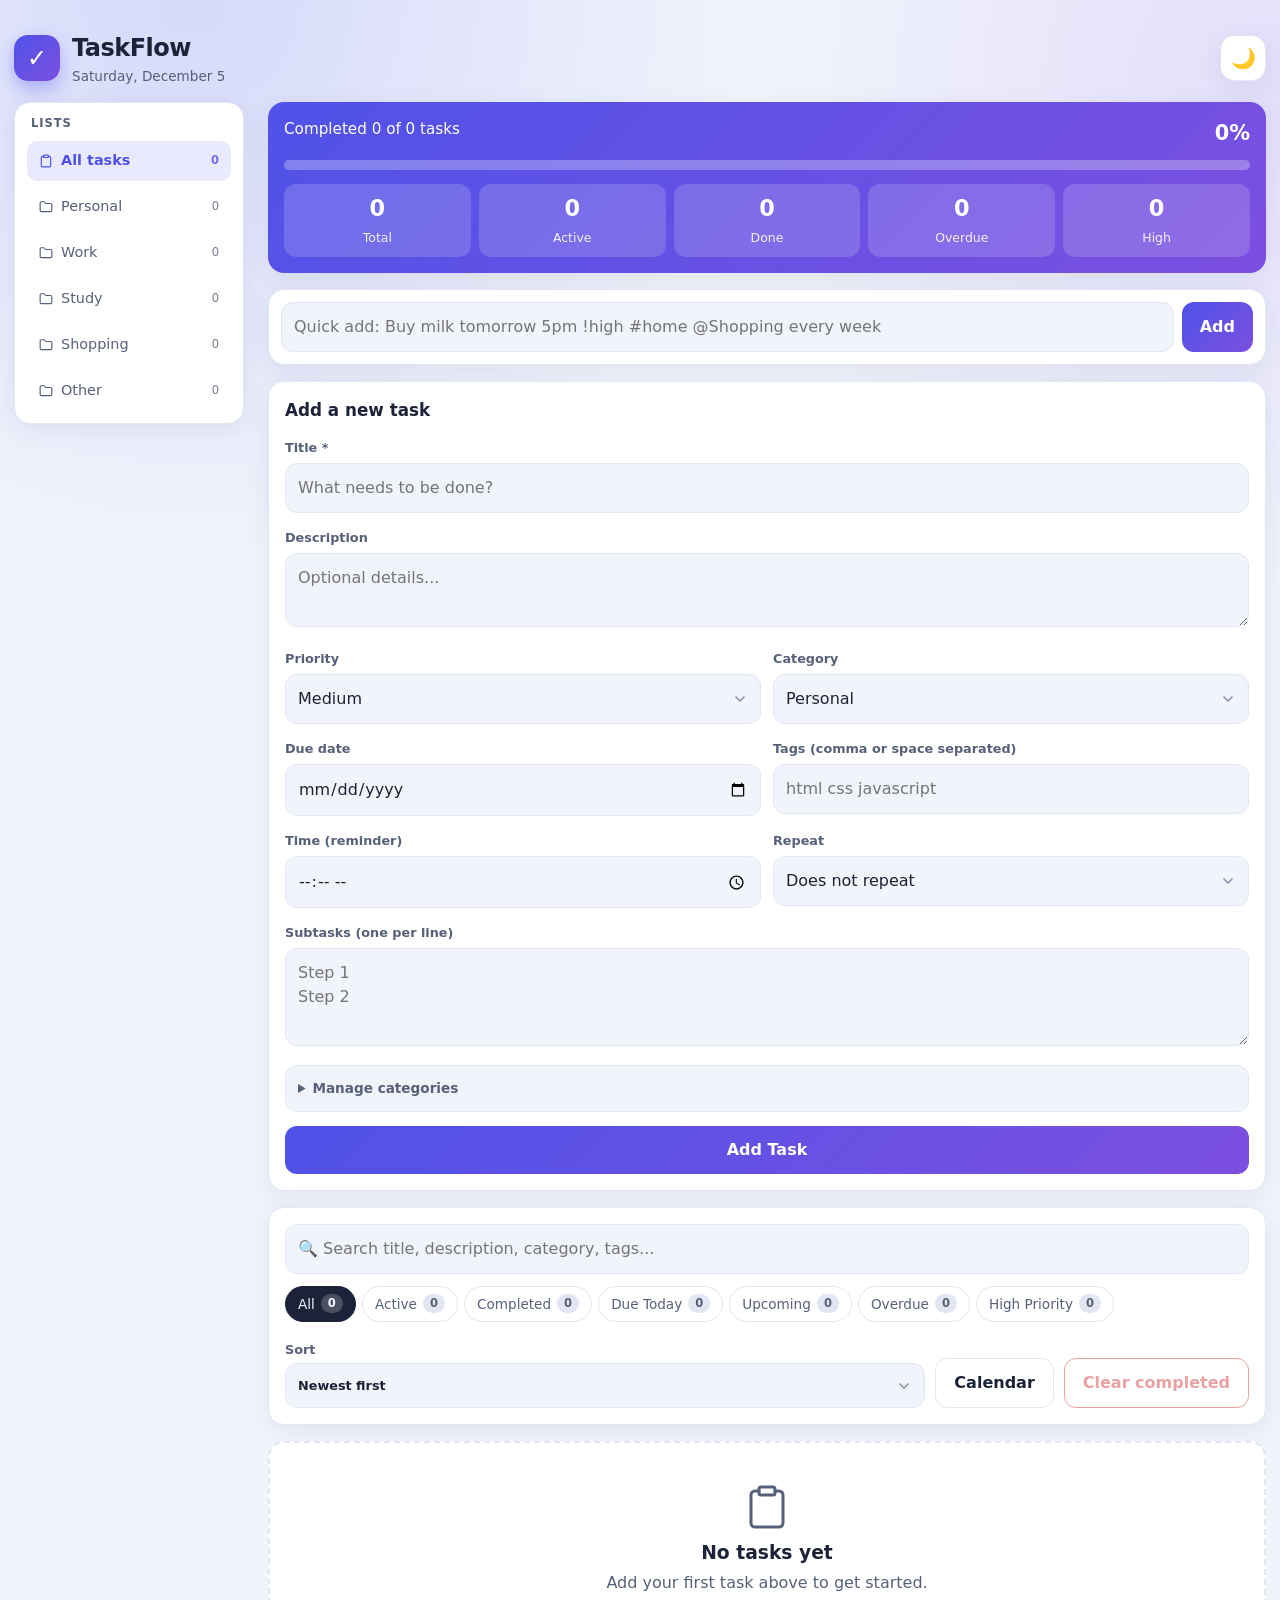
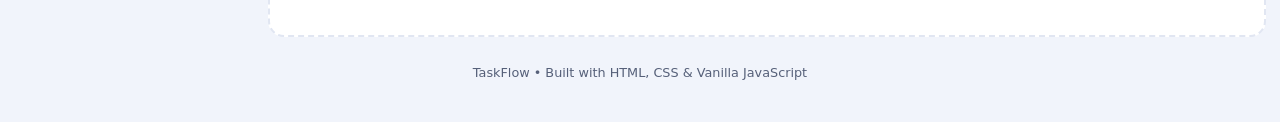
<file: index.html>
<!DOCTYPE html>
<html lang="en" data-theme="light">
<head>
  <meta charset="UTF-8">
  <meta name="viewport" content="width=device-width, initial-scale=1">
  <meta name="description" content="TaskFlow – a fast, offline-friendly task manager built with vanilla JavaScript.">
  <meta name="color-scheme" content="light dark">
  <script>
    /* Apply saved theme before first paint to avoid a light-mode flash */
    try {
      var t = localStorage.getItem("taskflow.theme");
      if (t !== "dark" && t !== "light") t = matchMedia("(prefers-color-scheme: dark)").matches ? "dark" : "light";
      document.documentElement.dataset.theme = t;
    } catch (e) {}
  </script>
  <title>TaskFlow – Smart Task Manager</title>
  <link rel="stylesheet" href="styletd.css">
</head>
<body>
  <main class="app">
    <header class="header">
      <div class="brand">
        <span class="logo" aria-hidden="true">✓</span>
        <div>
          <h1>TaskFlow</h1>
          <p id="todayLabel"></p>
        </div>
      </div>
      <button id="themeBtn" type="button" class="icon-btn" aria-label="Switch to dark theme">🌙</button>
    </header>

    <div class="layout">
    <aside class="sidebar card" aria-label="Lists">
      <h2 class="side-title">Lists</h2>
      <nav id="sideNav" class="side-nav"></nav>
    </aside>
    <div class="content">
    <section class="progress-card" aria-label="Progress">
      <div class="progress-top">
        <span id="progressText">Completed 0 of 0 tasks</span>
        <strong id="progressPct">0%</strong>
      </div>
      <div class="bar"><div id="barFill" class="bar-fill"></div></div>
      <div class="stats">
        <div class="stat"><b id="stTotal">0</b><span>Total</span></div>
        <div class="stat"><b id="stActive">0</b><span>Active</span></div>
        <div class="stat"><b id="stDone">0</b><span>Done</span></div>
        <div class="stat"><b id="stOver">0</b><span>Overdue</span></div>
        <div class="stat"><b id="stHigh">0</b><span>High</span></div>
      </div>
    </section>

    <form id="quickForm" class="card quick" novalidate>
      <label class="sr-only" for="quick">Quick add</label>
      <input id="quick" type="text" maxlength="160" autocomplete="off" placeholder="Quick add: Buy milk tomorrow 5pm !high #home @Shopping every week">
      <button type="submit" class="btn primary">Add</button>
    </form>

    <form id="taskForm" class="card form" novalidate>
      <h2 id="formTitle">Add a new task</h2>
      <label class="field">
        <span>Title *</span>
        <input id="title" type="text" maxlength="80" placeholder="What needs to be done?" autocomplete="off" aria-describedby="titleError">
        <small id="titleError" class="error" role="alert" hidden>Please enter a task title.</small>
      </label>
      <label class="field">
        <span>Description</span>
        <textarea id="desc" rows="2" maxlength="300" placeholder="Optional details..."></textarea>
      </label>
      <div class="grid">
        <label class="field"><span>Priority</span>
          <select id="priority">
            <option value="low">Low</option>
            <option value="medium" selected>Medium</option>
            <option value="high">High</option>
          </select>
        </label>
        <label class="field"><span>Category</span>
          <select id="category"></select>
        </label>
        <label class="field"><span>Due date</span>
          <input id="dueDate" type="date">
        </label>
        <label class="field"><span>Tags (comma or space separated)</span>
          <input id="tags" type="text" placeholder="html css javascript" autocomplete="off">
        </label>
        <label class="field"><span>Time (reminder)</span>
          <input id="dueTime" type="time">
        </label>
        <label class="field"><span>Repeat</span>
          <select id="repeat">
            <option value="none">Does not repeat</option>
            <option value="daily">Daily</option>
            <option value="weekly">Weekly</option>
            <option value="monthly">Monthly</option>
          </select>
        </label>
      </div>
      <label class="field">
        <span>Subtasks (one per line)</span>
        <textarea id="subtasks" rows="3" placeholder="Step 1&#10;Step 2"></textarea>
      </label>
      <details class="manage">
        <summary>Manage categories</summary>
        <div class="manage-body">
          <div class="cat-add">
            <label class="sr-only" for="catInput">New category name</label>
            <input id="catInput" type="text" maxlength="20" placeholder="New category name" autocomplete="off">
            <button type="button" id="catAddBtn" class="btn">Add</button>
          </div>
          <small id="catError" class="error" role="alert" hidden></small>
          <ul id="catList" class="cat-list" aria-label="Categories"></ul>
          <p id="catEmpty" class="hint">No categories yet. Tasks will use "Other".</p>
        </div>
      </details>
      <div class="form-actions">
        <button type="submit" id="submitBtn" class="btn primary">Add Task</button>
        <button type="button" id="cancelBtn" class="btn" hidden>Cancel</button>
      </div>
    </form>

    <section class="card controls">
      <input id="search" type="search" placeholder="🔍 Search title, description, category, tags..." aria-label="Search tasks">
      <div class="filters" id="filters" role="group" aria-label="Filter tasks"></div>
      <div class="row">
        <label class="inline">Sort
          <select id="sort">
            <option value="newest">Newest first</option>
            <option value="oldest">Oldest first</option>
            <option value="due">Due date</option>
            <option value="priority">Priority</option>
            <option value="alpha">Alphabetical</option>
            <option value="manual">Manual (drag)</option>
          </select>
        </label>
        <button id="calToggle" type="button" class="btn" aria-pressed="false" aria-controls="calendar">Calendar</button>
        <button id="clearDone" type="button" class="btn danger-outline">Clear completed</button>
      </div>
    </section>

    <section id="calendar" class="card calendar" aria-label="Calendar" hidden>
      <div class="cal-head">
        <button type="button" id="calPrev" class="icon-act" aria-label="Previous month">‹</button>
        <strong id="calTitle"></strong>
        <button type="button" id="calNext" class="icon-act" aria-label="Next month">›</button>
      </div>
      <div id="calGrid" class="cal-grid"></div>
      <p id="calNote" class="hint">Tap a day to see its tasks.</p>
    </section>
    <p id="status" class="sr-only" role="status"></p>
    <ul id="taskList" class="task-list"></ul>
    <div id="empty" class="empty" hidden>
      <div class="empty-icon" id="emptyIcon" aria-hidden="true"></div>
      <h3 id="emptyTitle">No tasks yet</h3>
      <p id="emptyText">Add your first task above to get started.</p>
    </div>

    </div>
    </div>

    <footer class="footer">TaskFlow • Built with HTML, CSS &amp; Vanilla JavaScript</footer>
  </main>

  <div id="toasts" class="toasts" role="status" aria-live="polite"></div>

  <div id="modal" class="modal" hidden>
    <div class="modal-box" role="dialog" aria-modal="true" aria-labelledby="modalTitle" aria-describedby="modalText">
      <h3 id="modalTitle">Are you sure?</h3>
      <p id="modalText"></p>
      <div class="modal-actions">
        <button id="modalCancel" class="btn">Cancel</button>
        <button id="modalOk" class="btn danger">Confirm</button>
      </div>
    </div>
  </div>

  <script src="scripttd.js"></script>
</body>
</html>
</file>
<file: styletd.css>
:root {
  color-scheme: light;
  --bg: #f1f4fb;
  --card: #ffffff;
  --text: #1c2237;
  --muted: #566079;
  --border: #e1e6f2;
  --primary: #4f52e8;
  --primary-2: #7c4fe0;
  --danger: #d02f35;
  --ok: #0d7a5f;
  --warn: #a85d00;
  --on-primary: #ffffff;
  --on-solid: #ffffff;
  --shadow: 0 6px 24px rgba(40, 50, 100, .08);
  --radius: 16px;
}
[data-theme="dark"] {
  color-scheme: dark;
  --bg: #0e1220;
  --card: #171c30;
  --text: #eef1fb;
  --muted: #9aa4c2;
  --border: #272e4a;
  --primary: #7c7fff;
  --primary-2: #a78bfa;
  --danger: #ff6b70;
  --ok: #34d3a8;
  --warn: #ffb020;
  --on-primary: #10142a;
  --on-solid: #1c0a0b;
  --shadow: 0 6px 24px rgba(0, 0, 0, .35);
}

* { box-sizing: border-box; margin: 0; padding: 0; }
html { -webkit-text-size-adjust: 100%; }
body {
  font-family: system-ui, -apple-system, "Segoe UI", Roboto, sans-serif;
  background: var(--bg);
  color: var(--text);
  line-height: 1.5;
  min-height: 100vh;
  transition: background .3s, color .3s;
  background-image: radial-gradient(circle at 15% 0%, rgba(91, 94, 244, .18), transparent 40%),
                    radial-gradient(circle at 100% 10%, rgba(139, 92, 246, .14), transparent 35%);
  background-attachment: fixed;
}
.app { max-width: 1080px; margin: 0 auto; padding: 18px 14px 40px; }
:focus-visible { outline: 3px solid var(--primary); outline-offset: 2px; }

/* Header */
.header { display: flex; justify-content: space-between; align-items: center; margin-bottom: 16px; }
.brand { display: flex; gap: 12px; align-items: center; }
.logo {
  width: 46px; height: 46px; border-radius: 14px; display: grid; place-items: center;
  color: var(--on-primary); font-size: 24px; font-weight: 700;
  background: linear-gradient(135deg, var(--primary), var(--primary-2));
  box-shadow: 0 8px 18px rgba(91, 94, 244, .4);
}
h1 { font-size: 1.5rem; letter-spacing: -.5px; }
.brand p { color: var(--muted); font-size: .85rem; }
.icon-btn {
  width: 46px; height: 46px; border-radius: 14px; border: 1px solid var(--border);
  background: var(--card); font-size: 20px; cursor: pointer; box-shadow: var(--shadow);
}

/* Cards */
.card, .progress-card {
  background: var(--card); border: 1px solid var(--border);
  border-radius: var(--radius); box-shadow: var(--shadow);
  padding: 16px; margin-bottom: 16px;
}
.progress-card {
  background: linear-gradient(135deg, var(--primary), var(--primary-2));
  color: var(--on-primary); border: none;
}
.progress-top { display: flex; justify-content: space-between; margin-bottom: 10px; font-size: .95rem; }
.progress-top strong { font-size: 1.3rem; }
.bar { height: 10px; background: rgba(255, 255, 255, .25); background: color-mix(in srgb, var(--on-primary) 28%, transparent); border-radius: 99px; overflow: hidden; }
.bar-fill { height: 100%; width: 0; background: var(--on-primary); border-radius: 99px; transition: width .5s ease; }
.stats { display: grid; grid-template-columns: repeat(5, minmax(0, 1fr)); gap: 8px; margin-top: 14px; }
.stat { background: rgba(255, 255, 255, .16); background: color-mix(in srgb, var(--on-primary) 16%, transparent); border-radius: 12px; padding: 8px 4px; text-align: center; }
.stat b { display: block; font-size: 1.15rem; }
.stat span { font-size: .68rem; opacity: .9; }

/* Form */
.form h2 { font-size: 1.05rem; margin-bottom: 12px; }
.field { display: block; margin-bottom: 12px; }
.field > span, .inline { font-size: .8rem; font-weight: 600; color: var(--muted); }
input, select, textarea {
  width: 100%; min-width: 0; margin-top: 4px; padding: 12px; font: inherit; color: var(--text);
  background: var(--bg); border: 1.5px solid var(--border); border-radius: 12px;
  transition: border-color .2s;
}
input:focus, select:focus, textarea:focus { outline: none; border-color: var(--primary); }
textarea { resize: vertical; }
.error { color: var(--danger); font-size: .8rem; }
.grid { display: grid; grid-template-columns: minmax(0, 1fr); gap: 0 12px; }
.form-actions { display: flex; gap: 10px; }

/* Buttons */
.btn {
  padding: 12px 18px; min-height: 44px; border-radius: 12px; border: 1.5px solid var(--border);
  background: var(--card); color: var(--text); font: inherit; font-weight: 600; cursor: pointer;
  transition: transform .15s, opacity .2s;
}
.btn:active { transform: scale(.97); }
.btn.primary { background: linear-gradient(135deg, var(--primary), var(--primary-2)); color: var(--on-primary); border: none; flex: 1; }
.btn.danger { background: var(--danger); color: var(--on-solid); border: none; }
.btn.danger-outline { color: var(--danger); border-color: var(--danger); }

/* Controls */
.controls input[type="search"] { margin: 0 0 12px; }
.filters { display: flex; gap: 8px; overflow-x: auto; padding-bottom: 6px; scrollbar-width: none; }
.filters::-webkit-scrollbar { display: none; }
.row { display: flex; gap: 10px; align-items: flex-end; justify-content: space-between; margin-top: 12px; flex-wrap: wrap; }
.inline { flex: 1; min-width: 150px; }

/* Task list */
.task-list { list-style: none; display: grid; grid-template-columns: minmax(0, 1fr); gap: 12px; }
.task {
  background: var(--card); border: 1px solid var(--border); border-left: 5px solid var(--border);
  border-radius: var(--radius); padding: 14px; box-shadow: var(--shadow);
  display: grid; grid-template-columns: auto minmax(0, 1fr); gap: 12px;
  animation: pop .3s ease;
}
@keyframes pop { from { opacity: 0; transform: translateY(8px); } to { opacity: 1; transform: none; } }
.task.p-high { border-left-color: var(--danger); }
.task.p-medium { border-left-color: var(--warn); }
.task.p-low { border-left-color: var(--ok); }
.task.done .check { background: var(--ok); border-color: var(--ok); }
.task.done .task-title { text-decoration: line-through; color: var(--muted); }
.task.done { opacity: .75; }

/* Empty */
.empty { text-align: center; padding: 40px 20px; background: var(--card); border: 2px dashed var(--border); border-radius: var(--radius); }
.empty-icon { font-size: 52px; }
.empty h3 { margin: 8px 0 4px; }
.empty p { color: var(--muted); }
.footer { text-align: center; color: var(--muted); font-size: .8rem; margin-top: 26px; }

/* Toasts */
.toasts { position: fixed; left: 0; right: 0; bottom: 18px; display: grid; gap: 8px; justify-items: center; padding: 0 14px; pointer-events: none; z-index: 50; }
.toast {
  border: 1px solid var(--border);
  pointer-events: auto; display: flex; gap: 14px; align-items: center; max-width: 420px; width: 100%;
  background: #1c2237; color: #fff; padding: 12px 16px; border-radius: 14px; box-shadow: 0 10px 30px rgba(0, 0, 0, .3);
  animation: pop .3s ease; font-size: .9rem;
}
.toast span { flex: 1; }
.toast button { background: none; border: none; color: #a9abff; font: inherit; font-weight: 700; cursor: pointer; padding: 6px; }

/* Modal */
.modal { position: fixed; top: 0; right: 0; bottom: 0; left: 0; background: rgba(10, 14, 30, .6); display: grid; place-items: center; padding: 16px; z-index: 100; }
.modal[hidden] { display: none; }
.modal-box { background: var(--card); border-radius: 18px; padding: 22px; max-width: 380px; width: 100%; box-shadow: var(--shadow); animation: pop .25s ease; }
.modal-box p { color: var(--muted); margin: 8px 0 18px; }
.modal-actions { display: flex; gap: 10px; justify-content: flex-end; }

.check::after { content: ""; position: absolute; top: -9px; right: -9px; bottom: -9px; left: -9px; }
.btn:disabled { opacity: .45; cursor: not-allowed; }
.sr-only {
  position: absolute; width: 1px; height: 1px; margin: -1px; padding: 0;
  overflow: hidden; clip: rect(0, 0, 0, 0); white-space: nowrap; border: 0;
}
input[type="date"] { min-height: 48px; -webkit-appearance: none; appearance: none; }
body.modal-open { overflow: hidden; }

/* Category manager */
.manage { margin-bottom: 14px; border: 1px solid var(--border); border-radius: 12px; background: var(--bg); }
.manage summary { padding: 12px; min-height: 44px; font-size: .85rem; font-weight: 600; color: var(--muted); cursor: pointer; }
.manage-body { padding: 0 12px 12px; }
.cat-add { display: flex; gap: 8px; }
.cat-add input { margin: 0; }
.cat-list { list-style: none; display: flex; flex-wrap: wrap; gap: 8px; margin-top: 10px; }
.cat-list li { display: flex; align-items: center; gap: 4px; padding: 2px 4px 2px 12px; border-radius: 99px; background: var(--card); border: 1px solid var(--border); font-size: .85rem; overflow-wrap: anywhere; }
.cat-list button { width: 36px; height: 36px; border: none; background: none; border-radius: 50%; color: var(--danger); font-size: 1.1rem; cursor: pointer; }
.hint { color: var(--muted); font-size: .82rem; margin-top: 8px; }

@media (max-width: 380px) {
  .stats { gap: 4px; }
  .stat span { font-size: .62rem; }
}
@media (min-width: 600px) {
  .app { padding-top: 30px; }
  .grid { grid-template-columns: repeat(2, minmax(0, 1fr)); }
  .stat b { font-size: 1.4rem; }
  .stat span { font-size: .78rem; }
}
@media (prefers-reduced-motion: reduce) {
  * { animation: none !important; transition: none !important; }
}

[data-theme="dark"] .bar { background: rgba(0, 0, 0, .25); }
[data-theme="dark"] .stat { background: rgba(0, 0, 0, .16); }

/* ========== UI POLISH ========== */
.icon { width: 14px; height: 14px; flex: none; fill: none; stroke: currentColor; stroke-width: 2; stroke-linecap: round; stroke-linejoin: round; }

/* Filter chips */
.filters { gap: 6px; }
.chip {
  flex: none; display: inline-flex; align-items: center; gap: 6px; min-height: 36px; padding: 6px 12px;
  border-radius: 99px; border: 1px solid var(--border); background: transparent; color: var(--muted);
  font: inherit; font-size: .85rem; font-weight: 500; cursor: pointer;
  transition: background .15s, color .15s, border-color .15s;
}
.chip:hover { border-color: var(--muted); color: var(--text); }
.chip.active { background: var(--text); border-color: var(--text); color: var(--bg); }
.chip em { font-style: normal; font-size: .72rem; font-weight: 600; padding: 1px 7px; border-radius: 99px; background: var(--border); color: var(--muted); }
.chip.active em { background: color-mix(in srgb, var(--bg) 22%, transparent); color: var(--bg); }
@media (pointer: coarse) { .chip { min-height: 44px; } }

/* Select dropdowns */
select {
  appearance: none; -webkit-appearance: none; padding-right: 36px; cursor: pointer;
  background-image: url("data:image/svg+xml,%3Csvg xmlns='http://www.w3.org/2000/svg' width='16' height='16' viewBox='0 0 24 24' fill='none' stroke='%238a93ad' stroke-width='2.5' stroke-linecap='round' stroke-linejoin='round'%3E%3Cpath d='m6 9 6 6 6-6'/%3E%3C/svg%3E");
  background-repeat: no-repeat; background-position: right 12px center;
}
input, select, textarea { transition: border-color .15s, box-shadow .15s; }
input:focus, select:focus, textarea:focus { box-shadow: 0 0 0 3px color-mix(in srgb, var(--primary) 18%, transparent); }

/* Task card */
.task { border-radius: 14px; border-left-width: 3px; box-shadow: none; transition: border-color .15s, box-shadow .15s; }
.task:hover { box-shadow: var(--shadow); }
.task-body { min-width: 0; }
.task-head { display: flex; align-items: flex-start; gap: 8px; }
.task-title { flex: 1; min-width: 0; font-size: 1rem; font-weight: 600; line-height: 1.4; letter-spacing: -.01em; color: var(--text); overflow-wrap: anywhere; }
.task-desc { margin-top: 2px; font-size: .875rem; font-weight: 400; line-height: 1.5; color: var(--muted); overflow-wrap: anywhere; }
.check {
  width: 24px; height: 24px; margin-top: 1px; border-radius: 50%; border: 2px solid var(--muted); position: relative;
  background: transparent; color: var(--on-solid); font-size: 13px; font-weight: 700; cursor: pointer;
  transition: border-color .15s, background .15s;
}
.check:hover { border-color: var(--ok); }

/* Meta badges and tags: tidy, wrapping rows */
.meta, .tags { display: flex; flex-wrap: wrap; align-items: center; gap: 6px; margin-top: 10px; }
.tags { margin-top: 6px; }
.badge {
  display: inline-flex; align-items: center; gap: 5px; max-width: 100%; padding: 2px 9px;
  border-radius: 99px; border: 1px solid var(--border); background: transparent;
  font-size: .75rem; font-weight: 500; line-height: 1.6; color: var(--muted);
}
.badge span { min-width: 0; overflow: hidden; text-overflow: ellipsis; white-space: nowrap; }
.badge.high { color: var(--danger); border-color: color-mix(in srgb, var(--danger) 40%, transparent); }
.badge.medium { color: var(--warn); border-color: color-mix(in srgb, var(--warn) 40%, transparent); }
.badge.low { color: var(--ok); border-color: color-mix(in srgb, var(--ok) 40%, transparent); }
.badge.overdue { background: var(--danger); border-color: var(--danger); color: var(--on-solid); }
.badge.today { background: var(--warn); border-color: var(--warn); color: var(--on-solid); }
.badge.upcoming { color: var(--primary); border-color: color-mix(in srgb, var(--primary) 40%, transparent); }
.tag {
  max-width: 100%; padding: 1px 8px; border-radius: 6px; background: color-mix(in srgb, var(--primary) 10%, transparent);
  color: var(--primary); font-size: .75rem; font-weight: 500; line-height: 1.6; overflow: hidden; text-overflow: ellipsis; white-space: nowrap;
}

/* Subtle icon-only actions */
.actions { display: flex; gap: 2px; margin: -6px -6px 0 0; opacity: .5; transition: opacity .15s; }
.task:hover .actions, .task:focus-within .actions { opacity: 1; }
.icon-act {
  width: 36px; height: 36px; display: grid; place-items: center; border: none; border-radius: 10px;
  background: transparent; color: var(--muted); cursor: pointer; transition: background .15s, color .15s;
}
.icon-act .icon { width: 16px; height: 16px; }
.icon-act:hover { background: var(--bg); color: var(--text); }
.icon-act.del:hover { background: color-mix(in srgb, var(--danger) 12%, transparent); color: var(--danger); }
@media (hover: none) { .actions { opacity: 1; } }
@media (pointer: coarse) { .icon-act { width: 44px; height: 44px; } }

.empty-icon { display: grid; place-items: center; color: var(--muted); }
.empty-icon .icon { width: 48px; height: 48px; stroke-width: 1.5; }

/* ========== ADVANCED LAYOUT ========== */
.layout { display: grid; grid-template-columns: minmax(0, 1fr); gap: 16px; }
.content { min-width: 0; }
.sidebar { min-width: 0; padding: 12px; margin-bottom: 0; }
.side-title { font-size: .72rem; text-transform: uppercase; letter-spacing: .08em; color: var(--muted); margin: 0 4px 8px; }
.side-nav { display: flex; gap: 6px; overflow-x: auto; scrollbar-width: none; }
.side-nav::-webkit-scrollbar { display: none; }
.side-item {
  flex: none; display: flex; align-items: center; gap: 8px; min-height: 40px; padding: 6px 12px; border-radius: 10px;
  border: none; background: transparent; color: var(--muted); font: inherit; font-size: .9rem; font-weight: 500; cursor: pointer; text-align: left;
  transition: background .15s, color .15s;
}
.side-item span { flex: 1; min-width: 0; overflow: hidden; text-overflow: ellipsis; white-space: nowrap; }
.side-item em { font-style: normal; font-size: .72rem; opacity: .8; }
.side-item:hover { background: var(--bg); color: var(--text); }
.side-item.active { background: color-mix(in srgb, var(--primary) 12%, transparent); color: var(--primary); font-weight: 600; }
@media (min-width: 900px) {
  .layout { grid-template-columns: 230px minmax(0, 1fr); align-items: start; gap: 24px; }
  .sidebar { position: sticky; top: 16px; }
  .side-nav { flex-direction: column; overflow: visible; }
  .side-item { width: 100%; }
}

/* Quick add */
.quick { display: flex; gap: 8px; padding: 12px; }
.quick input { margin: 0; }
.quick .btn { flex: none; }

/* Subtasks */
.subtasks { margin-top: 10px; }
.sub-head { display: flex; align-items: center; gap: 8px; font-size: .75rem; font-weight: 600; color: var(--muted); }
.sub-bar { flex: 1; height: 5px; border-radius: 99px; background: var(--border); overflow: hidden; }
.sub-bar i { display: block; height: 100%; background: var(--ok); border-radius: 99px; transition: width .3s; }
.sub { display: flex; align-items: center; gap: 8px; min-height: 32px; font-size: .875rem; cursor: pointer; }
.sub input { width: 18px; height: 18px; min-width: 0; margin: 0; padding: 0; accent-color: var(--primary); flex: none; }
.sub span { min-width: 0; overflow-wrap: anywhere; }
.sub.done span { text-decoration: line-through; color: var(--muted); }

/* Drag & drop */
.drag { touch-action: none; cursor: grab; }
.task.dragging { opacity: .6; box-shadow: var(--shadow); border-color: var(--primary); }

/* Calendar */
.cal-head { display: flex; align-items: center; justify-content: space-between; margin-bottom: 8px; }
.cal-head .icon-act { font-size: 1.4rem; width: 44px; height: 44px; }
.cal-grid { display: grid; grid-template-columns: repeat(7, minmax(0, 1fr)); gap: 4px; }
.cal-dow { text-align: center; font-size: .72rem; font-weight: 600; color: var(--muted); padding: 4px 0; }
.cal-day {
  position: relative; min-height: 44px; border-radius: 10px; border: 1px solid transparent; background: var(--bg);
  color: var(--text); font: inherit; font-size: .9rem; cursor: pointer; transition: background .15s, border-color .15s;
}
.cal-day:hover { border-color: var(--primary); }
.cal-day.today { border-color: var(--primary); font-weight: 700; }
.cal-day.selected { background: var(--primary); color: var(--on-primary); }
.cal-day small { position: absolute; right: 4px; top: 2px; font-size: .62rem; font-weight: 700; color: var(--primary); }
.cal-day.selected small { color: var(--on-primary); }

/* Safety net against sideways scrolling */
html { max-width: 100%; }
body { max-width: 100%; overflow-x: clip; }
.app, .content, .card, .progress-card, .task, .task-body { min-width: 0; max-width: 100%; }
.field, .row, .quick, .controls > * { min-width: 0; }
img, svg { max-width: 100%; }
</file>
